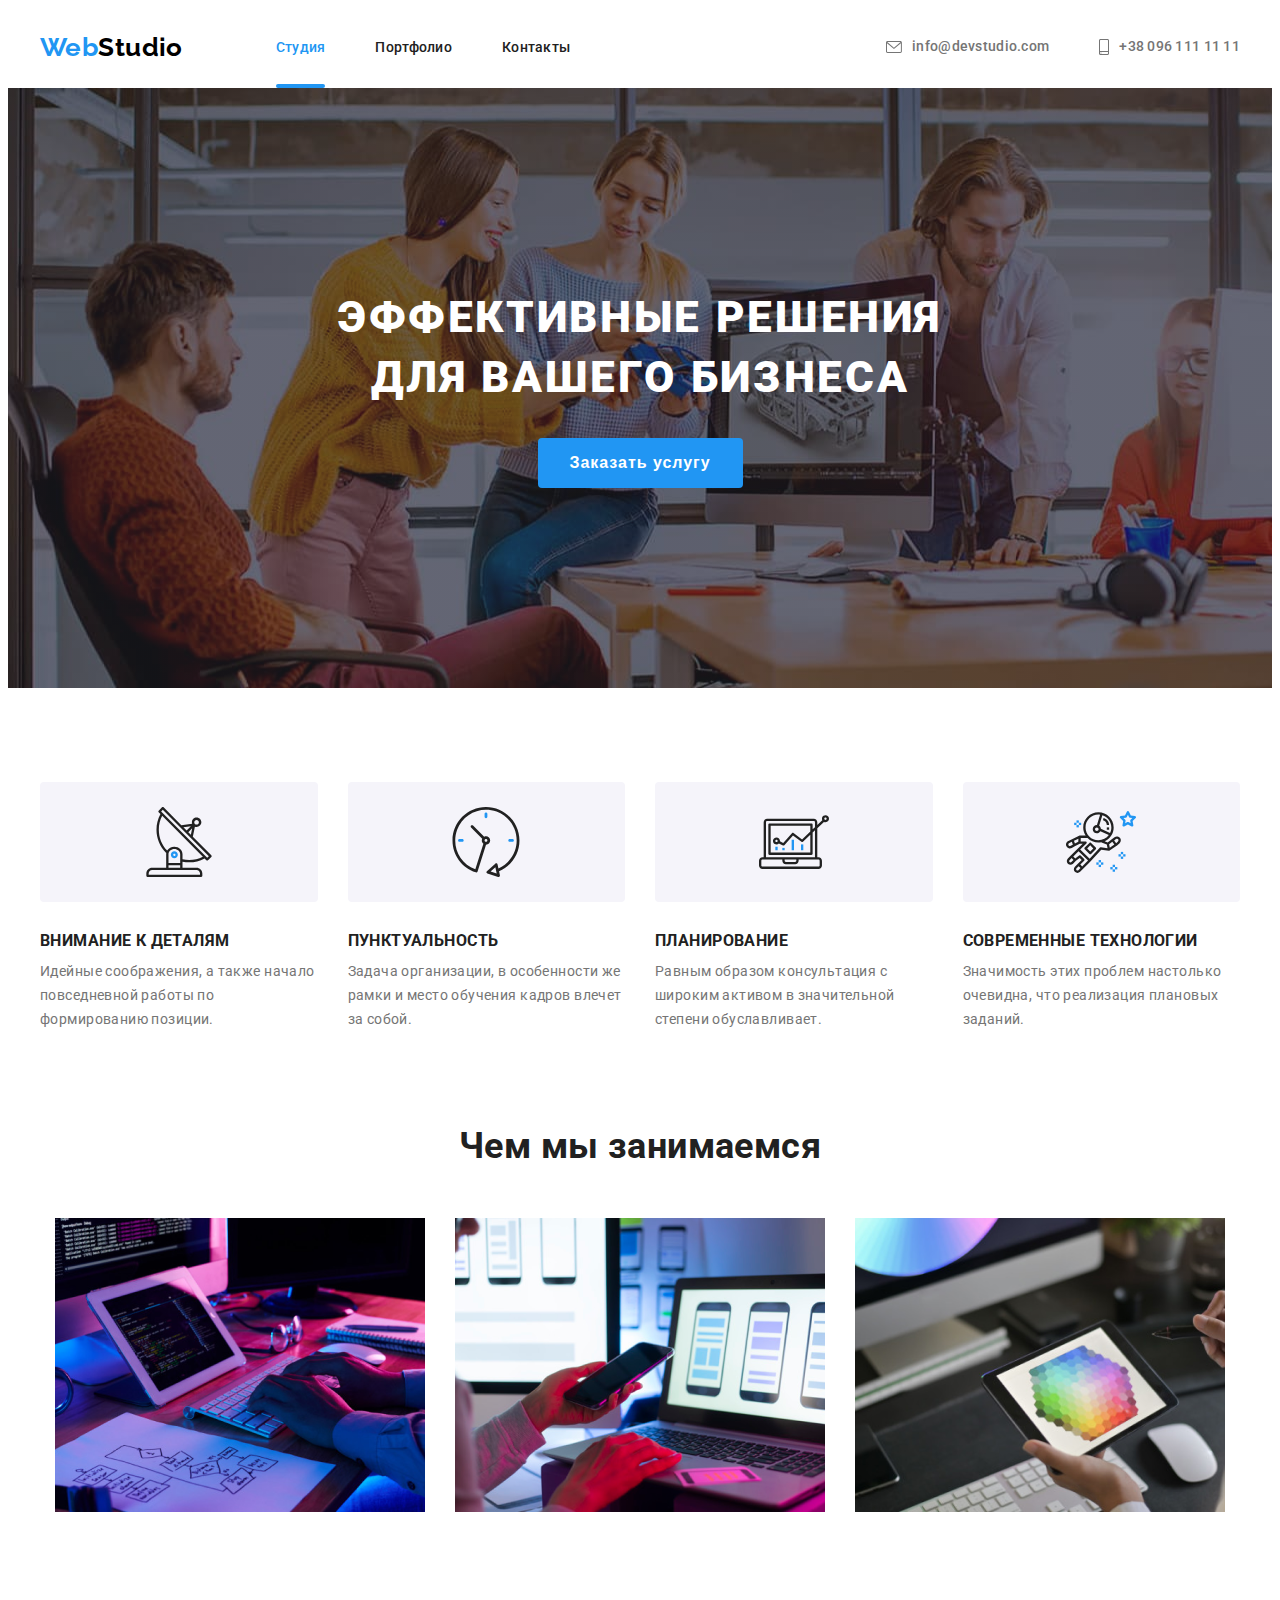
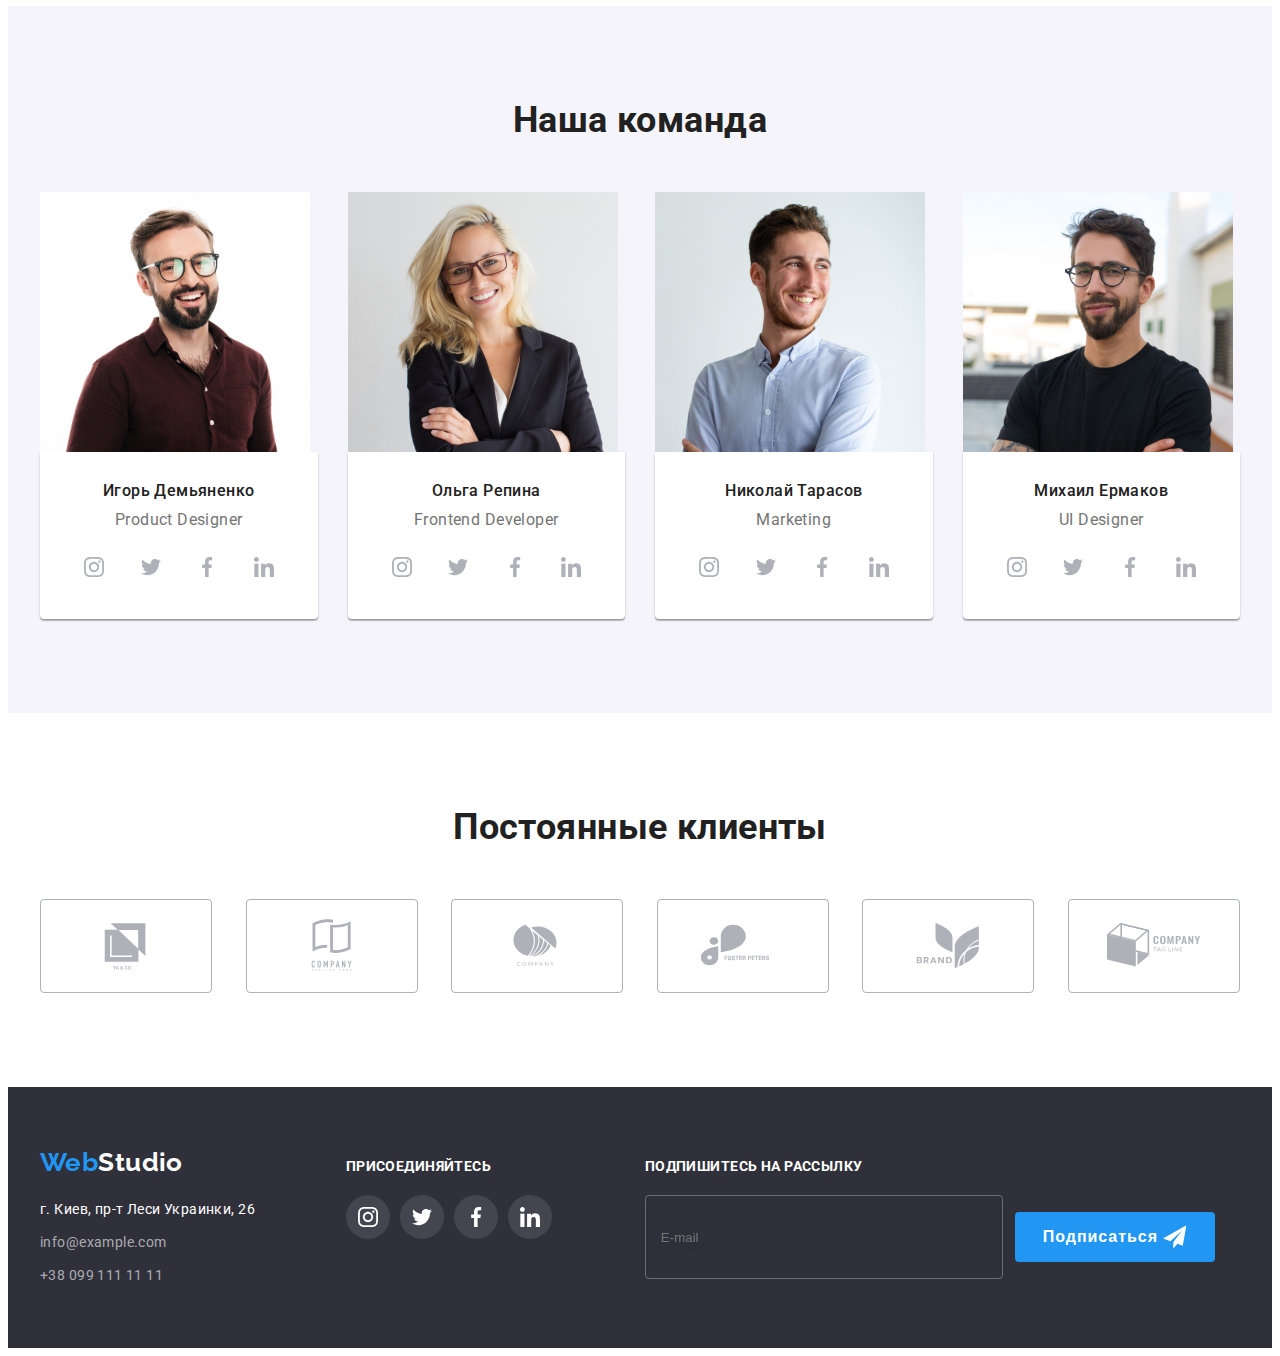
<file: index.html>
<!DOCTYPE html>
<html lang="ru">
  <head>
    <meta charset="UTF-8" />
    <meta http-equiv="X-UA-Compatible" content="IE=edge" />
    <meta name="viewport" content="width=device-width, initial-scale=1.0" />
    <title>WebStudio</title>
    <link
      rel="stylesheet"
      href="https://cdnjs.cloudflare.com/ajax/libs/modern-normalize/1.0.0/modern-normalize.min.css"
      integrity="sha512-ISS7cAi1PEhQ8jnbJpJZMd29NlhNj4AWYyLOSp2CE/CsHxTCu+r+t0D2yoJudVrd0/8fTVPUVDzY5Tvli75u/g=="
      crossorigin="anonymous"
      referrerpolicy="no-referrer"
    />
    <link rel="preconnect" href="https://fonts.googleapis.com" />
    <link rel="preconnect" href="https://fonts.gstatic.com" crossorigin />
    <link
      href="https://fonts.googleapis.com/css2?family=Raleway:wght@700&family=Roboto:wght@400;500;700;900&display=swap"
      rel="stylesheet"
    />
    <link rel="stylesheet" href="./css/main.min.css" />
  </head>

  <body>
    <!-- header -->
    <header class="header">
      <div class="container">
        <nav class="nav">
          <a class="link logo" href="" lang="en"
            >Web<span class="logo--light-theme">Studio</span></a
          >
          <ul class="list menu">
            <li class="menu__item">
              <a class="link menu__link active" href="./index.html">Студия</a>
            </li>
            <li class="menu__item">
              <a class="link menu__link" href="./portfolio.html">Портфолио</a>
            </li>
            <li class="menu__item">
              <a class="link menu__link" href="">Контакты</a>
            </li>
          </ul>
        </nav>
        <ul class="list contact-list">
          <li class="contact-list__item">
            <a class="link contact-list__link" href="mailto:info@devstudio.com">
              <svg class="contact-list__icon" width="16px" height="12px">
                <use href="./images/sprait/symbol-defs.svg#icon-envelope"></use>
              </svg>
              info@devstudio.com</a
            >
          </li>
          <li class="contact-list__item">
            <a class="link contact-list__tel-link" href="tel:+380961111111">
              <svg class="contact-list__link-icon" width="10px" height="16px">
                <use
                  href="./images/sprait/symbol-defs.svg#icon-smartphone"
                ></use>
              </svg>
              +38 096 111 11 11
            </a>
          </li>
        </ul>
      </div>
    </header>
    <!-- main -->
    <main>
      <!-- hero -->
      <section class="hero">
        <div class="container">
          <h1 class="hero__title">Эффективные решения для вашего бизнеса</h1>
          <button type="button" class="button button__hero" data-modal-open>
            Заказать услугу
          </button>
        </div>
      </section>
      <!-- advantages -->
      <section class="advantages">
        <div class="container">
          <h2 class="visually-hidden">Наши преимущества</h2>
          <ul class="list advantages__list">
            <li class="advantages__item">
              <div class="advantages__container">
                <svg class="advantages__icon" width="70px" height="70px">
                  <use
                    href="./images/sprait/symbol-defs.svg#icon-antenna"
                  ></use>
                </svg>
              </div>
              <h3 class="advantages__title">Внимание к деталям</h3>
              <p class="advantages__text">
                Идейные соображения, а также начало повседневной работы по
                формированию позиции.
              </p>
            </li>
            <li class="advantages__item">
              <div class="advantages__container">
                <svg class="advantages-icon" width="70px" height="70px">
                  <use href="./images/sprait/symbol-defs.svg#icon-clock"></use>
                </svg>
              </div>
              <h3 class="advantages__title">Пунктуальность</h3>
              <p class="advantages__text">
                Задача организации, в особенности же рамки и место обучения
                кадров влечет за собой.
              </p>
            </li>
            <li class="advantages__item">
              <div class="advantages__container">
                <svg class="advantages-icon" width="70px" height="70px">
                  <use
                    href="./images/sprait/symbol-defs.svg#icon-diagram"
                  ></use>
                </svg>
              </div>
              <h3 class="advantages__title">Планирование</h3>
              <p class="advantages__text">
                Равным образом консультация с широким активом в значительной
                степени обуславливает.
              </p>
            </li>
            <li class="advantages__item">
              <div class="advantages__container">
                <svg class="advantages-icon" width="70px" height="70px">
                  <use
                    href="./images/sprait/symbol-defs.svg#icon-astronaut"
                  ></use>
                </svg>
              </div>
              <h3 class="advantages__title">Современные технологии</h3>
              <p class="advantages__text">
                Значимость этих проблем настолько очевидна, что реализация
                плановых заданий.
              </p>
            </li>
          </ul>
        </div>
      </section>
      <!-- our work -->
      <section class="our-work">
        <div class="container">
          <h2 class="title">Чем мы занимаемся</h2>
          <div class="our-work__list">
            <img
              class="our-work__img"
              src="./images/work/work1.png"
              alt="Создаем сайты"
              width="370"
              height="294"
            />
            <img
              class="our-work__img"
              src="./images/work/work2.png"
              alt="Создаем мобильные приложения"
              width="370"
              height="294"
            />
            <img
              class="our-work__img"
              src="./images/work/work3.png"
              alt="Создаем веб приложения"
              width="370"
              height="294"
            />
          </div>
        </div>
      </section>
      <!-- team -->
      <section class="team">
        <div class="container">
          <h2 class="title">Наша команда</h2>
          <ul class="list team-list">
            <li class="team-list__item">
              <img
                src="./images/team/team-1.jpg"
                alt="Фото продукт дизайнера"
                width="270"
                height="260"
              />
              <div class="team-list__container">
                <h3 class="team-list__name">Игорь Демьяненко</h3>
                <p lang="en" class="team-list__position">Product Designer</p>
                <ul class="list social-list">
                  <li>
                    <a href="" class="social-list__link">
                      <svg class="social-list__icon" width="20px" height="20px">
                        <use
                          href="./images/sprait/symbol-defs.svg#icon-instagram"
                        ></use>
                      </svg>
                    </a>
                  </li>
                  <li>
                    <a href="" class="social-list__link">
                      <svg class="social-list__icon" width="20px" height="20px">
                        <use
                          href="./images/sprait/symbol-defs.svg#icon-twitter"
                        ></use>
                      </svg>
                    </a>
                  </li>
                  <li>
                    <a href="" class="social-list__link">
                      <svg class="social-list__icon" width="20px" height="20px">
                        <use
                          href="./images/sprait/symbol-defs.svg#icon-facebook"
                        ></use>
                      </svg>
                    </a>
                  </li>
                  <li>
                    <a href="" class="social-list__link">
                      <svg class="social-list__icon" width="20px" height="20px">
                        <use
                          href="./images/sprait/symbol-defs.svg#icon-linkedin"
                        ></use>
                      </svg>
                    </a>
                  </li>
                </ul>
              </div>
            </li>
            <li class="team-list__item">
              <img
                src="./images/team/team-2.jpg"
                alt="Фото разработчика"
                width="270"
                height="260"
              />
              <div class="team-list__container">
                <h3 class="team-list__name">Ольга Репина</h3>
                <p lang="en" class="team-list__position">Frontend Developer</p>
                <ul class="list social-list">
                  <li>
                    <a href="" class="social-list__link">
                      <svg class="social-list__icon" width="20px" height="20px">
                        <use
                          href="./images/sprait/symbol-defs.svg#icon-instagram"
                        ></use>
                      </svg>
                    </a>
                  </li>
                  <li>
                    <a href="" class="social-list__link">
                      <svg class="social-list__icon" width="20px" height="20px">
                        <use
                          href="./images/sprait/symbol-defs.svg#icon-twitter"
                        ></use>
                      </svg>
                    </a>
                  </li>
                  <li>
                    <a href="" class="social-list__link">
                      <svg class="social-list__icon" width="20px" height="20px">
                        <use
                          href="./images/sprait/symbol-defs.svg#icon-facebook"
                        ></use>
                      </svg>
                    </a>
                  </li>
                  <li>
                    <a href="" class="social-list__link">
                      <svg class="social-list__icon" width="20px" height="20px">
                        <use
                          href="./images/sprait/symbol-defs.svg#icon-linkedin"
                        ></use>
                      </svg>
                    </a>
                  </li>
                </ul>
              </div>
            </li>
            <li class="team-list__item">
              <img
                src="./images/team/team-3.jpg"
                alt="Фото маркетолога"
                width="270"
                height="260"
              />
              <div class="team-list__container">
                <h3 class="team-list__name">Николай Тарасов</h3>
                <p lang="en" class="team-list__position">Marketing</p>
                <ul class="list social-list">
                  <li>
                    <a href="" class="social-list__link">
                      <svg class="social-list__icon" width="20px" height="20px">
                        <use
                          href="./images/sprait/symbol-defs.svg#icon-instagram"
                        ></use>
                      </svg>
                    </a>
                  </li>
                  <li>
                    <a href="" class="social-list__link">
                      <svg class="social-list__icon" width="20px" height="20px">
                        <use
                          href="./images/sprait/symbol-defs.svg#icon-twitter"
                        ></use>
                      </svg>
                    </a>
                  </li>
                  <li>
                    <a href="" class="social-list__link">
                      <svg class="social-list__icon" width="20px" height="20px">
                        <use
                          href="./images/sprait/symbol-defs.svg#icon-facebook"
                        ></use>
                      </svg>
                    </a>
                  </li>
                  <li>
                    <a href="" class="social-list__link">
                      <svg class="social-list__icon" width="20px" height="20px">
                        <use
                          href="./images/sprait/symbol-defs.svg#icon-linkedin"
                        ></use>
                      </svg>
                    </a>
                  </li>
                </ul>
              </div>
            </li>
            <li class="team-list__item">
              <img
                src="./images/team/team-4.jpg"
                alt="Фото дизайнера"
                width="270"
                height="260"
              />
              <div class="team-list__container">
                <h3 class="team-list__name">Михаил Ермаков</h3>
                <p lang="en" class="team-list__position">UI Designer</p>
                <ul class="list social-list">
                  <li>
                    <a href="" class="social-list__link">
                      <svg class="social-list__icon" width="20px" height="20px">
                        <use
                          href="./images/sprait/symbol-defs.svg#icon-instagram"
                        ></use>
                      </svg>
                    </a>
                  </li>
                  <li>
                    <a href="" class="social-list__link">
                      <svg class="social-list__icon" width="20px" height="20px">
                        <use
                          href="./images/sprait/symbol-defs.svg#icon-twitter"
                        ></use>
                      </svg>
                    </a>
                  </li>
                  <li>
                    <a href="" class="social-list__link">
                      <svg class="social-list__icon" width="20px" height="20px">
                        <use
                          href="./images/sprait/symbol-defs.svg#icon-facebook"
                        ></use>
                      </svg>
                    </a>
                  </li>
                  <li>
                    <a href="" class="social-list__link">
                      <svg class="social-list__icon" width="20px" height="20px">
                        <use
                          href="./images/sprait/symbol-defs.svg#icon-linkedin"
                        ></use>
                      </svg>
                    </a>
                  </li>
                </ul>
              </div>
            </li>
          </ul>
        </div>
      </section>
      <!-- clients -->
      <section class="clients">
        <div class="container">
          <h2 class="clients__title">Постоянные клиенты</h2>
          <ul class="list clients__list">
            <li class="clients__item">
              <a href="" class="link clients__link">
                <svg class="clients__icon" width="106px" height="60px">
                  <use href="./images/sprait/symbol-defs.svg#icon-Logo-1"></use>
                </svg>
              </a>
            </li>
            <li class="clients__item">
              <a href="" class="link clients__link">
                <svg class="clients__icon" width="106px" height="60px">
                  <use href="./images/sprait/symbol-defs.svg#icon-Logo-2"></use>
                </svg>
              </a>
            </li>
            <li class="clients__item">
              <a href="" class="link clients__link">
                <svg class="clients__icon" width="106px" height="60px">
                  <use href="./images/sprait/symbol-defs.svg#icon-Logo-3"></use>
                </svg>
              </a>
            </li>
            <li class="clients__item">
              <a href="" class="link clients__link">
                <svg class="clients__icon" width="106px" height="60px">
                  <use href="./images/sprait/symbol-defs.svg#icon-Logo-4"></use>
                </svg>
              </a>
            </li>
            <li class="clients__item">
              <a href="" class="link clients__link">
                <svg class="clients__icon" width="106px" height="60px">
                  <use href="./images/sprait/symbol-defs.svg#icon-Logo-5"></use>
                </svg>
              </a>
            </li>
            <li class="clients__item">
              <a href="" class="link clients__link">
                <svg class="clients__icon" width="106px" height="60px">
                  <use href="./images/sprait/symbol-defs.svg#icon-Logo-6"></use>
                </svg>
              </a>
            </li>
          </ul>
        </div>
      </section>
    </main>
    <!-- footer -->
    <footer class="footer">
      <div class="container">
        <div>
          <a class="link logo" href="" lang="en"
            >Web<span class="logo--dark-theme">Studio</span></a
          >
          <address class="address">
            <ul class="list">
              <li class="address__item">
                <a
                  class="link address__link"
                  href="https:https://goo.gl/maps/6C7Z414BkpyPZQMt8"
                  target="_blank"
                  rel="noopener noreferrer"
                >
                  г. Киев, пр-т Леси Украинки, 26
                </a>
              </li>
              <li class="address__item">
                <a
                  class="link address__contact-link"
                  href="mailto:info@example.com"
                  >info@example.com</a
                >
              </li>
              <li class="address__item">
                <a class="link address__contact-link" href="tel:+380991111111"
                  >+38 099 111 11 11</a
                >
              </li>
            </ul>
          </address>
        </div>
        <div class="footer-social">
          <p class="footer-social__text">присоединяйтесь</p>
          <ul class="list footer-social__list">
            <li class="footer-social__item">
              <a href="" class="footer-social__link">
                <svg class="footer-social__icon" width="20px" height="20px">
                  <use
                    href="./images/sprait/symbol-defs.svg#icon-instagram"
                  ></use>
                </svg>
              </a>
            </li>
            <li class="footer-social__item">
              <a href="" class="footer-social__link">
                <svg class="footer-social__icon" width="20px" height="20px">
                  <use
                    href="./images/sprait/symbol-defs.svg#icon-twitter"
                  ></use>
                </svg>
              </a>
            </li>
            <li class="footer-social__item">
              <a href="" class="footer-social__link">
                <svg class="footer-social__icon" width="20px" height="20px">
                  <use
                    href="./images/sprait/symbol-defs.svg#icon-facebook"
                  ></use>
                </svg>
              </a>
            </li>
            <li class="footer-social__item">
              <a href="" class="footer-social__link">
                <svg class="footer-social__icon" width="20px" height="20px">
                  <use
                    href="./images/sprait/symbol-defs.svg#icon-linkedin"
                  ></use>
                </svg>
              </a>
            </li>
          </ul>
        </div>
        <form action="" class="subscription">
          <p class="subscription__text">Подпишитесь на рассылку</p>
          <div class="subscription__container">
            <input
              type="email"
              class="subscription__input"
              placeholder="E-mail"
            />
            <button class="button subscription__button">
              Подписаться&nbsp;
              <svg class="footer-social-list__icon" width="24px" height="24px">
                <use
                  href="./images/sprait/symbol-defs.svg#icon-icon-send"
                ></use>
              </svg>
            </button>
          </div>
        </form>
      </div>
    </footer>

    <div class="backdrop is-hidden" data-modal>
      <div class="modal">
        <button type="button" class="modal__close-button" data-modal-close>
          <svg>
            <use href="./images/sprait/symbol-defs.svg#icon-close"></use>
          </svg>
        </button>
        <form action="#" class="modal-form">
          <p class="modal-form__text">
            Оставьте свои данные, мы вам перезвоним
          </p>
          <label for="user-name" class="modal-form__field"
            >Имя
            <span class="modal-form__input-wrapper">
              <input
                type="text"
                id="user-name"
                name="user-name"
                class="modal-form__input"
                required
                minlength="2"
              />
              <svg class="modal-form__icon">
                <use
                  href="./images/sprait/symbol-defs.svg#icon-person-black"
                ></use>
              </svg>
            </span>
          </label>
          <label for="user-phone" class="modal-form__field"
            >Телефон
            <span class="modal-form__input-wrapper">
              <input
                type="tel"
                id="user-phone"
                name="user-phone"
                class="modal-form__input"
                required
                pattern="[0-9]{3}-[0-9]{3}-[0-9]{2}-[0-9]{2}"
                title="099-111-11-11"
              />
              <svg class="modal-form__icon">
                <use
                  href="./images/sprait/symbol-defs.svg#icon-phone-black"
                ></use>
              </svg>
            </span>
          </label>
          <label for="user-email" class="modal-form__field"
            >Почта
            <span class="modal-form__input-wrapper">
              <input
                type="email"
                id="user-email"
                name="user-email"
                class="modal-form__input"
                required
              />
              <svg class="modal-form__icon">
                <use
                  href="./images/sprait/symbol-defs.svg#icon-email-black"
                ></use>
              </svg>
            </span>
          </label>
          <label for="user-message" class="modal-form__field"
            >Комментарий
            <textarea
              name="user-message"
              id="user-message"
              placeholder="Введите текст"
              class="modal-form__message"
            ></textarea>
          </label>
          <input
            type="checkbox"
            id="user-term"
            name="user-term"
            class="modal-form__term visually-hidden"
          />
          <label for="user-term" class="modal-form__check-desc"
            >Соглашаюсь с рассылкой и принимаю&nbsp;<a href=""
              >Условия договора</a
            >
          </label>
          <button type="submit" class="button modal-form__button">
            Отправить
          </button>
        </form>
      </div>
    </div>

    <script src="./js/modal.js"></script>
  </body>
</html>
</file>
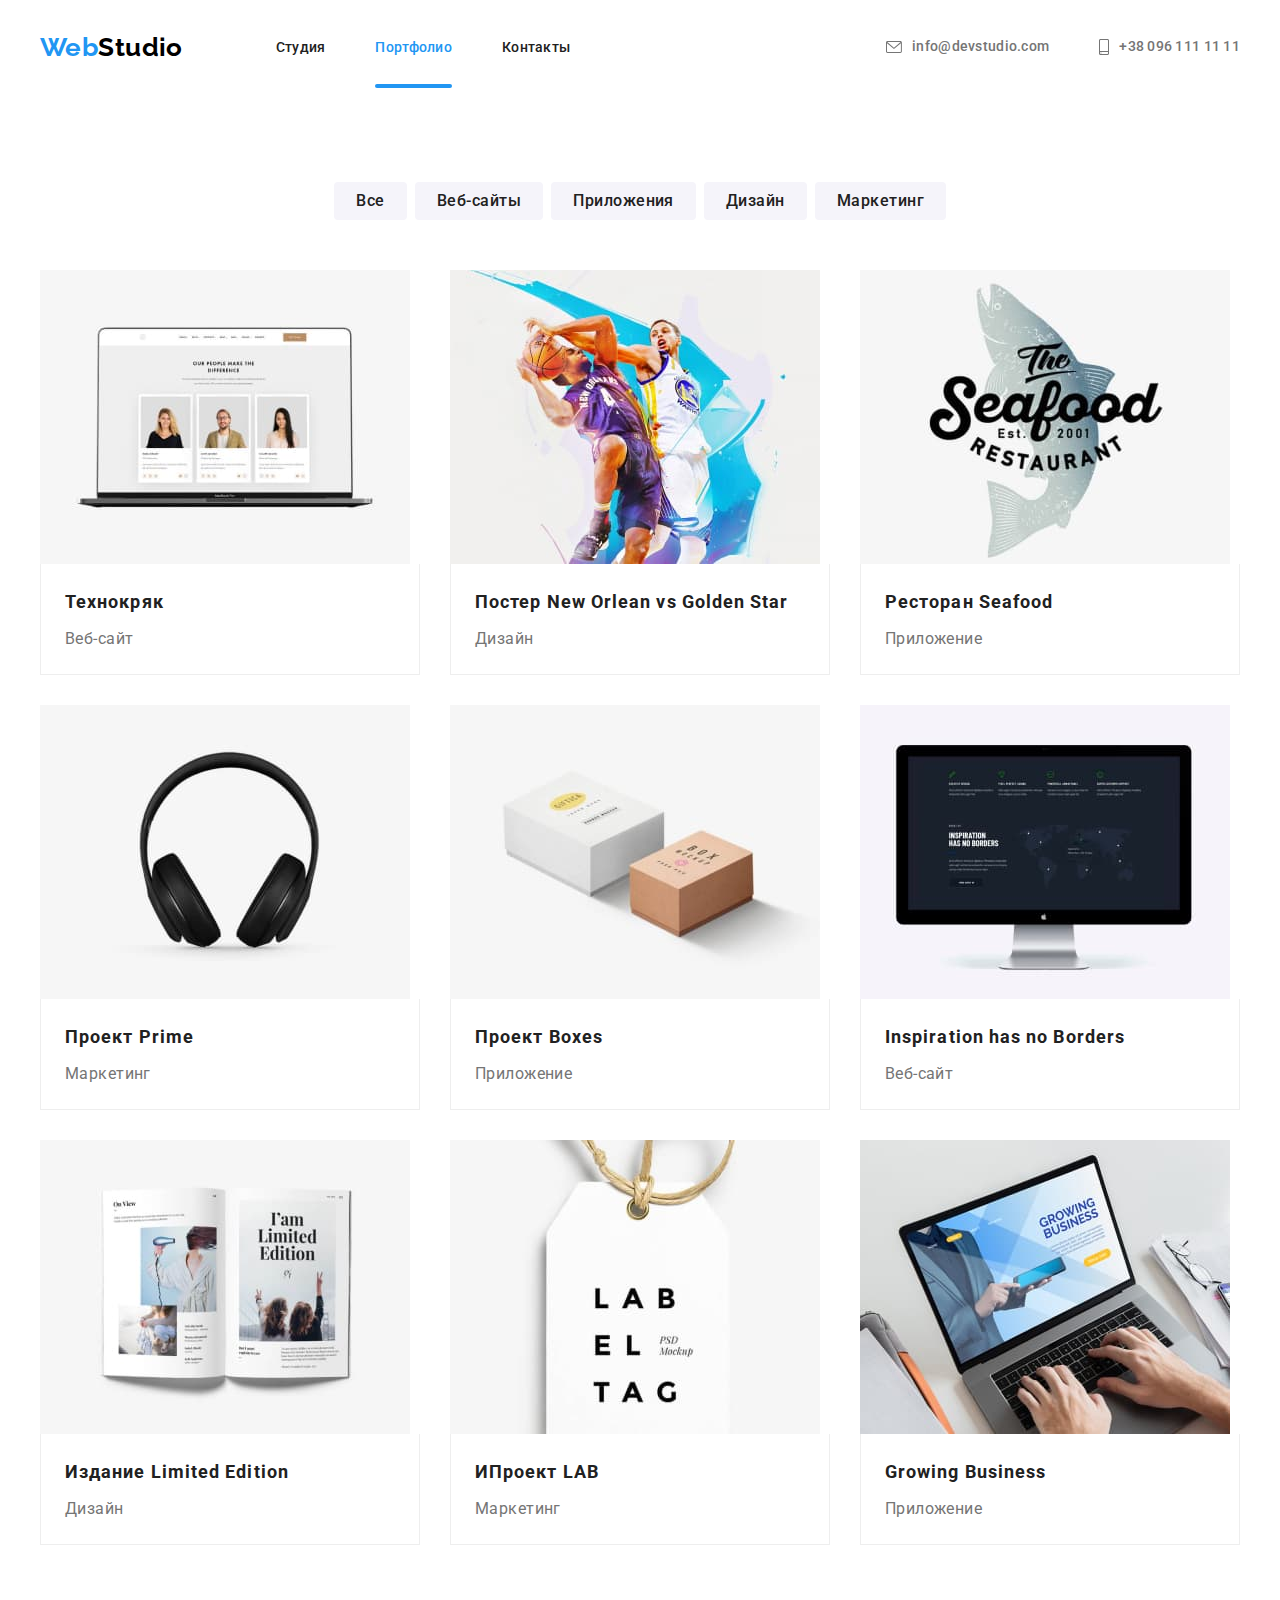
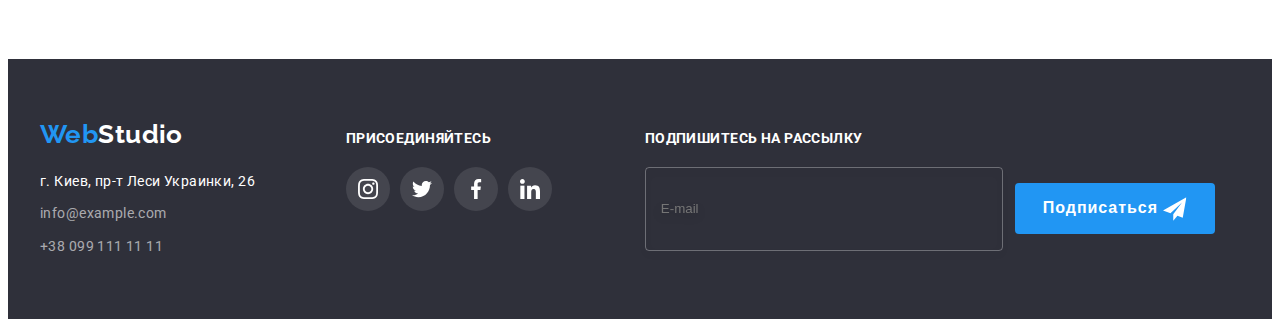
<file: portfolio.html>
<!DOCTYPE html>
<html lang="ru">
  <head>
    <meta charset="UTF-8" />
    <meta http-equiv="X-UA-Compatible" content="IE=edge" />
    <meta name="viewport" content="width=device-width, initial-scale=1.0" />
    <title>Portfolio</title>
    <link
      rel="stylesheet"
      href="https://cdnjs.cloudflare.com/ajax/libs/modern-normalize/1.0.0/modern-normalize.min.css"
      integrity="sha512-ISS7cAi1PEhQ8jnbJpJZMd29NlhNj4AWYyLOSp2CE/CsHxTCu+r+t0D2yoJudVrd0/8fTVPUVDzY5Tvli75u/g=="
      crossorigin="anonymous"
      referrerpolicy="no-referrer"
    />
    <link rel="preconnect" href="https://fonts.googleapis.com" />
    <link rel="preconnect" href="https://fonts.gstatic.com" crossorigin />
    <link
      href="https://fonts.googleapis.com/css2?family=Raleway:wght@700&family=Roboto:wght@400;500;700&display=swap"
      rel="stylesheet"
    />
    <link rel="stylesheet" href="./css/main.min.css" />
  </head>

  <body>
    <!-- header -->
    <header class="header">
      <div class="container">
        <nav class="nav">
          <a class="link logo" href="" lang="en"
            >Web<span class="logo--light-theme">Studio</span></a
          >
          <ul class="list menu">
            <li class="menu__item">
              <a class="link menu__link" href="./index.html">Студия</a>
            </li>
            <li class="menu__item">
              <a class="link menu__link active" href="./portfolio.html"
                >Портфолио</a
              >
            </li>
            <li class="menu__item">
              <a class="link menu__link" href="">Контакты</a>
            </li>
          </ul>
        </nav>
        <ul class="list contact-list">
          <li class="contact-list__item">
            <a class="link contact-list__link" href="mailto:info@devstudio.com">
              <svg class="contact-list__icon" width="16px" height="12px">
                <use href="./images/sprait/symbol-defs.svg#icon-envelope"></use>
              </svg>
              info@devstudio.com</a
            >
          </li>
          <li class="contact-list__item">
            <a class="link contact-list__tel-link" href="tel:+380961111111">
              <svg class="contact-list__link-icon" width="10px" height="16px">
                <use
                  href="./images/sprait/symbol-defs.svg#icon-smartphone"
                ></use></svg
              >+38 096 111 11 11
            </a>
          </li>
        </ul>
      </div>
    </header>
    <!-- main -->
    <main>
      <section class="portfolio">
        <h1 class="visually-hidden">Portfolio</h1>
        <div class="container">
          <ul class="list filter">
            <li class="filter__item">
              <button class="filter__button">Все</button>
            </li>
            <li class="filter__item">
              <button class="filter__button">Веб-сайты</button>
            </li>
            <li class="filter__item">
              <button class="filter__button">Приложения</button>
            </li>
            <li class="filter__item">
              <button class="filter__button">Дизайн</button>
            </li>
            <li class="filter__item">
              <button class="filter__button">Маркетинг</button>
            </li>
          </ul>
          <ul class="list portfolio-cards">
            <li class="portfolio-cards__item">
              <a href="" class="link portfolio-cards__link">
                <div class="portfolio-cards__content">
                  <img
                    src="./images/portfolio/portfolio-1.jpg"
                    alt=""
                    width="370"
                    height="294"
                  />
                  <p class="overlay">
                    Ресурс предлагает комплексные предложения с разным уровнем
                    функционала и сервисов. Все это позволит посетителю получить
                    исчерпывающие сведения о компании или частном лице.
                  </p>
                </div>
                <div class="portfolio-cards__description">
                  <h2 class="portfolio-cards__title">Технокряк</h2>
                  <p class="portfolio-cards__text">Веб-сайт</p>
                </div>
              </a>
            </li>
            <li class="portfolio-cards__item">
              <a href="" class="link portfolio-cards__link">
                <div class="portfolio-cards__content">
                  <img
                    src="./images/portfolio/portfolio-2.jpg"
                    alt=""
                    width="370"
                    height="294"
                  />
                  <p class="overlay">
                    Ресурс предлагает комплексные предложения с разным уровнем
                    функционала и сервисов. Все это позволит посетителю получить
                    исчерпывающие сведения о компании или частном лице.
                  </p>
                </div>
                <div class="portfolio-cards__description">
                  <h2 class="portfolio-cards__title">
                    Постер New Orlean vs Golden Star
                  </h2>
                  <p class="portfolio-cards__text">Дизайн</p>
                </div>
              </a>
            </li>
            <li class="portfolio-cards__item">
              <a href="" class="link portfolio-cards__link">
                <div class="portfolio-cards__content">
                  <img
                    src="./images/portfolio/portfolio-3.jpg"
                    alt=""
                    width="370"
                    height="294"
                  />
                  <p class="overlay">
                    Ресурс предлагает комплексные предложения с разным уровнем
                    функционала и сервисов. Все это позволит посетителю получить
                    исчерпывающие сведения о компании или частном лице.
                  </p>
                </div>
                <div class="portfolio-cards__description">
                  <h2 class="portfolio-cards__title">Ресторан Seafood</h2>
                  <p class="portfolio-cards__text">Приложение</p>
                </div>
              </a>
            </li>
            <li class="portfolio-cards__item">
              <a href="" class="link portfolio-cards__link">
                <div class="portfolio-cards__content">
                  <img
                    src="./images/portfolio/portfolio-4.jpg"
                    alt=""
                    width="370"
                    height="294"
                  />
                  <p class="overlay">
                    Ресурс предлагает комплексные предложения с разным уровнем
                    функционала и сервисов. Все это позволит посетителю получить
                    исчерпывающие сведения о компании или частном лице.
                  </p>
                </div>
                <div class="portfolio-cards__description">
                  <h2 class="portfolio-cards__title">Проект Prime</h2>
                  <p class="portfolio-cards__text">Маркетинг</p>
                </div>
              </a>
            </li>
            <li class="portfolio-cards__item">
              <a href="" class="link portfolio-cards__link">
                <div class="portfolio-cards__content">
                  <img
                    src="./images/portfolio/portfolio-5.jpg"
                    alt=""
                    width="370"
                    height="294"
                  />
                  <p class="overlay">
                    Ресурс предлагает комплексные предложения с разным уровнем
                    функционала и сервисов. Все это позволит посетителю получить
                    исчерпывающие сведения о компании или частном лице.
                  </p>
                </div>
                <div class="portfolio-cards__description">
                  <h2 class="portfolio-cards__title">Проект Boxes</h2>
                  <p class="portfolio-cards__text">Приложение</p>
                </div>
              </a>
            </li>
            <li class="portfolio-cards__item">
              <a href="" class="link portfolio-cards__link">
                <div class="portfolio-cards__content">
                  <img
                    src="./images/portfolio/portfolio-6.jpg"
                    alt=""
                    width="370"
                    height="294"
                  />
                  <p class="overlay">
                    Ресурс предлагает комплексные предложения с разным уровнем
                    функционала и сервисов. Все это позволит посетителю получить
                    исчерпывающие сведения о компании или частном лице.
                  </p>
                </div>
                <div class="portfolio-cards__description">
                  <h2 class="portfolio-cards__title">
                    Inspiration has no Borders
                  </h2>
                  <p class="portfolio-cards__text">Веб-сайт</p>
                </div>
              </a>
            </li>
            <li class="portfolio-cards__item">
              <a href="" class="link portfolio-cards__link">
                <div class="portfolio-cards__content">
                  <img
                    src="./images/portfolio/portfolio-7.jpg"
                    alt=""
                    width="370"
                    height="294"
                  />
                  <p class="overlay">
                    Ресурс предлагает комплексные предложения с разным уровнем
                    функционала и сервисов. Все это позволит посетителю получить
                    исчерпывающие сведения о компании или частном лице.
                  </p>
                </div>
                <div class="portfolio-cards__description">
                  <h2 class="portfolio-cards__title">
                    Издание Limited Edition
                  </h2>
                  <p class="portfolio-cards__text">Дизайн</p>
                </div>
              </a>
            </li>
            <li class="portfolio-cards__item">
              <a href="" class="link portfolio-cards__link">
                <div class="portfolio-cards__content">
                  <img
                    src="./images/portfolio/portfolio-8.jpg"
                    alt=""
                    width="370"
                    height="294"
                  />
                  <p class="overlay">
                    Ресурс предлагает комплексные предложения с разным уровнем
                    функционала и сервисов. Все это позволит посетителю получить
                    исчерпывающие сведения о компании или частном лице.
                  </p>
                </div>
                <div class="portfolio-cards__description">
                  <h2 class="portfolio-cards__title">ИПроект LAB</h2>
                  <p class="portfolio-cards__text">Маркетинг</p>
                </div>
              </a>
            </li>
            <li class="portfolio-cards__item">
              <a href="" class="link portfolio-cards__link">
                <div class="portfolio-cards__content">
                  <img
                    src="./images/portfolio/portfolio-9.jpg"
                    alt=""
                    width="370"
                    height="294"
                  />
                  <p class="overlay">
                    Ресурс предлагает комплексные предложения с разным уровнем
                    функционала и сервисов. Все это позволит посетителю получить
                    исчерпывающие сведения о компании или частном лице.
                  </p>
                </div>
                <div class="portfolio-cards__description">
                  <h2 class="portfolio-cards__title">Growing Business</h2>
                  <p class="portfolio-cards__text">Приложение</p>
                </div>
              </a>
            </li>
          </ul>
        </div>
      </section>
    </main>
    <!-- footer -->
    <footer class="footer">
      <div class="container">
        <div>
          <a class="link logo" href="" lang="en"
            >Web<span class="logo--dark-theme">Studio</span></a
          >
          <address class="address">
            <ul class="list">
              <li class="address__item">
                <a
                  class="link address__link"
                  href="https:https://goo.gl/maps/6C7Z414BkpyPZQMt8"
                  target="_blank"
                  rel="noopener noreferrer"
                >
                  г. Киев, пр-т Леси Украинки, 26
                </a>
              </li>
              <li class="address__item">
                <a
                  class="link address__contact-link"
                  href="mailto:info@example.com"
                  >info@example.com</a
                >
              </li>
              <li class="address__item">
                <a class="link address__contact-link" href="tel:+380991111111"
                  >+38 099 111 11 11</a
                >
              </li>
            </ul>
          </address>
        </div>
        <div class="footer-social">
          <p class="footer-social__text">присоединяйтесь</p>
          <ul class="list footer-social__list">
            <li class="footer-social__item">
              <a href="" class="footer-social__link">
                <svg class="footer-social__icon" width="20px" height="20px">
                  <use
                    href="./images/sprait/symbol-defs.svg#icon-instagram"
                  ></use>
                </svg>
              </a>
            </li>
            <li class="footer-social__item">
              <a href="" class="footer-social__link">
                <svg class="footer-social__icon" width="20px" height="20px">
                  <use
                    href="./images/sprait/symbol-defs.svg#icon-twitter"
                  ></use>
                </svg>
              </a>
            </li>
            <li class="footer-social__item">
              <a href="" class="footer-social__link">
                <svg class="footer-social__icon" width="20px" height="20px">
                  <use
                    href="./images/sprait/symbol-defs.svg#icon-facebook"
                  ></use>
                </svg>
              </a>
            </li>
            <li class="footer-social__item">
              <a href="" class="footer-social__link">
                <svg class="footer-social__icon" width="20px" height="20px">
                  <use
                    href="./images/sprait/symbol-defs.svg#icon-linkedin"
                  ></use>
                </svg>
              </a>
            </li>
          </ul>
        </div>
        <form action="" class="subscription">
          <p class="subscription__text">Подпишитесь на рассылку</p>
          <div class="subscription__container">
            <input
              type="email"
              class="subscription__input"
              placeholder="E-mail"
            />
            <button class="button subscription__button">
              Подписаться&nbsp;
              <svg class="footer-social-list__icon" width="24px" height="24px">
                <use
                  href="./images/sprait/symbol-defs.svg#icon-icon-send"
                ></use>
              </svg>
            </button>
          </div>
        </form>
      </div>
    </footer>
  </body>
</html>
</file>
<file: css/main.min.css>
:root{--main-font: "Roboto", sans-serif;--accent-color: #2196f3;--primary-text-color: #757575;--secondary-text-color: #212121;--white-color: #ffffff;--section-pt: 94px;--section-pb: 94px}.visually-hidden{position:absolute !important;clip:rect(1px 1px 1px 1px);clip:rect(1px, 1px, 1px, 1px);padding:0 !important;border:0 !important;height:1px !important;width:1px !important;overflow:hidden}body{color:var(--primary-text-color);font-size:14px;font-family:var(--main-font);letter-spacing:.03em}h1,h2,h3,h4,h5,h6,p{margin:0}ul,ol{margin:0;padding:0}img{display:block}.link{text-decoration:none}.list{list-style:none}.address{font-style:normal}.container{width:1200px;margin:0 auto;padding-left:15px;padding-right:15px}.header .container{display:-webkit-box;display:-ms-flexbox;display:flex;-webkit-box-align:center;-ms-flex-align:center;align-items:center}.footer .container{display:-webkit-box;display:-ms-flexbox;display:flex}.button{min-width:200px;border:none;border-radius:4px;background-color:var(--accent-color);color:var(--white-color);font-size:16px;font-weight:700;line-height:1.88;letter-spacing:.06em;cursor:pointer;-webkit-transition:background-color 250ms cubic-bezier(0.4, 0, 0.2, 1);transition:background-color 250ms cubic-bezier(0.4, 0, 0.2, 1)}.button:focus,.button:hover{background-color:#188ce8}.subscription__button{display:-webkit-box;display:-ms-flexbox;display:flex;-webkit-box-align:center;-ms-flex-align:center;align-items:center;-webkit-box-pack:center;-ms-flex-pack:center;justify-content:center;padding:10px 28px}.modal-form__button{-ms-flex-item-align:center;align-self:center}.modal-form__button,.button__hero{padding:10px 32px;margin-top:30px}.backdrop{position:fixed;top:0;left:0;width:100vw;height:100vh;background-color:rgba(0,0,0,.2);-webkit-transition:opacity 250ms cubic-bezier(0.4, 0, 0.2, 1),visibility 250ms cubic-bezier(0.4, 0, 0.2, 1);transition:opacity 250ms cubic-bezier(0.4, 0, 0.2, 1),visibility 250ms cubic-bezier(0.4, 0, 0.2, 1)}.modal{position:absolute;top:50%;left:50%;width:528px;height:581px;-webkit-transform:translate(-50%, -50%);transform:translate(-50%, -50%);background-color:#fff;-webkit-box-shadow:0px 1px 3px rgba(0,0,0,.12),0px 1px 1px rgba(0,0,0,.14),0px 2px 1px rgba(0,0,0,.2);box-shadow:0px 1px 3px rgba(0,0,0,.12),0px 1px 1px rgba(0,0,0,.14),0px 2px 1px rgba(0,0,0,.2);border-radius:4px;padding:40px}.modal__close-button{position:absolute;top:8px;right:8px;display:block;display:-webkit-box;display:-ms-flexbox;display:flex;-webkit-box-align:center;-ms-flex-align:center;align-items:center;-webkit-box-pack:center;-ms-flex-pack:center;justify-content:center;width:30px;height:30px;background-color:#fff;border:1px solid rgba(0,0,0,.1);border-radius:50%;cursor:pointer}.is-hidden{opacity:0;visibility:hidden;pointer-events:none}.modal-form{display:-webkit-box;display:-ms-flexbox;display:flex;-webkit-box-orient:vertical;-webkit-box-direction:normal;-ms-flex-direction:column;flex-direction:column}.modal-form__text{font-weight:700;font-size:20px;line-height:1.15;color:var(--secondary-text-color);margin-bottom:12px}.modal-form__field{font-weight:400;font-size:12px;line-height:1.16;letter-spacing:.01em;color:var(--primary-text-color)}.modal-form__input-wrapper{position:relative;display:block;margin-top:4px;margin-bottom:10px}.modal-form__input{height:40px;width:100%;border:1px solid rgba(33,33,33,.2);border-radius:4px;padding-left:42px;-webkit-transition:250ms border-color cubic-bezier(0.4, 0, 0.2, 1);transition:250ms border-color cubic-bezier(0.4, 0, 0.2, 1)}.modal-form__icon{position:absolute;top:50%;left:0px;margin-left:12px;-webkit-transform:translateY(-50%);transform:translateY(-50%);display:block;width:18px;height:18px;-webkit-transition:250ms fill cubic-bezier(0.4, 0, 0.2, 1);transition:250ms fill cubic-bezier(0.4, 0, 0.2, 1)}.modal-form__input:focus,.modal-form__message:focus{outline:none;border-color:var(--accent-color);cursor:pointer}.modal-form__input:focus+.modal-form__icon{fill:var(--accent-color)}.modal-form__message{width:100%;height:120px;margin-bottom:20px;margin-top:4px;padding:12px 16px;resize:none;-webkit-transition:250ms border-color cubic-bezier(0.4, 0, 0.2, 1);transition:250ms border-color cubic-bezier(0.4, 0, 0.2, 1)}.modal-form__message::-webkit-input-placeholder{font-size:14px;line-height:1.14;letter-spacing:.01em;color:rgba(117,117,117,.5)}.modal-form__message::-moz-placeholder{font-size:14px;line-height:1.14;letter-spacing:.01em;color:rgba(117,117,117,.5)}.modal-form__message:-ms-input-placeholder{font-size:14px;line-height:1.14;letter-spacing:.01em;color:rgba(117,117,117,.5)}.modal-form__message::-ms-input-placeholder{font-size:14px;line-height:1.14;letter-spacing:.01em;color:rgba(117,117,117,.5)}.modal-form__message::placeholder{font-size:14px;line-height:1.14;letter-spacing:.01em;color:rgba(117,117,117,.5)}.modal-form__check-desc{display:-webkit-box;display:-ms-flexbox;display:flex;-webkit-box-align:center;-ms-flex-align:center;align-items:center;font-weight:400;font-size:14px;line-height:1.71;color:#757575}.modal-form__check-desc::before{display:block;content:"";width:16px;height:15px;border:1px solid #212121;cursor:pointer;margin-right:8px;-webkit-transition:border-color 250ms cubic-bezier(0.4, 0, 0.2, 1),border-color 250ms cubic-bezier(0.4, 0, 0.2, 1);transition:border-color 250ms cubic-bezier(0.4, 0, 0.2, 1),border-color 250ms cubic-bezier(0.4, 0, 0.2, 1)}.modal-form__term:checked+.modal-form__check-desc::before{background-image:url("/images/icon/icon_check.svg");background-position:center}.modal-form__term:focus+.modal-form__check-desc::before{border-color:var(--accent-color)}.header{padding-top:24px;padding-bottom:25px}.logo{color:var(--accent-color);font-family:"Raleway",sans-serif;font-weight:700;font-size:26px;line-height:1.19;margin-right:93px}.logo--light-theme{color:#000}.nav{display:-webkit-box;display:-ms-flexbox;display:flex;-webkit-box-align:center;-ms-flex-align:center;align-items:center}.menu{display:-webkit-box;display:-ms-flexbox;display:flex;-webkit-box-align:center;-ms-flex-align:center;align-items:center;margin-left:auto}.contact-list{display:-webkit-box;display:-ms-flexbox;display:flex;-webkit-box-align:center;-ms-flex-align:center;align-items:center;margin-left:auto}.contact-list__icon,.contact-list__link-icon{margin-right:10px}.menu__item{position:relative}.menu__item:not(:last-child){margin-right:50px}.menu__link{color:var(--secondary-text-color);font-weight:500;line-height:1.14;letter-spacing:.02em;-webkit-transition:color 250ms cubic-bezier(0.4, 0, 0.2, 1);transition:color 250ms cubic-bezier(0.4, 0, 0.2, 1)}.menu__link:hover,.menu__link:focus{color:var(--accent-color)}.active{color:var(--accent-color)}.active::after{position:absolute;content:"";display:block;width:100%;bottom:-32.5px;height:4px;border-radius:2px;background-color:var(--accent-color)}.contact-list__link,.contact-list__tel-link{display:-webkit-box;display:-ms-flexbox;display:flex;-webkit-box-align:center;-ms-flex-align:center;align-items:center;font-weight:500;line-height:1.14;letter-spacing:.02em;color:var(--primary-text-color);-webkit-transition:color 250ms cubic-bezier(0.4, 0, 0.2, 1);transition:color 250ms cubic-bezier(0.4, 0, 0.2, 1)}.contact-list__link:hover,.contact-list__link:focus,.contact-list__tel-link:hover,.contact-list__tel-link:focus{color:var(--accent-color)}.contact-list__link{margin-right:50px}.hero{background-color:#2f303a;background-image:-webkit-gradient(linear, left top, left bottom, from(rgba(47, 48, 58, 0.4)), to(rgba(47, 48, 58, 0.4))),url("../images/hero/hero.jpg");background-image:linear-gradient(rgba(47, 48, 58, 0.4), rgba(47, 48, 58, 0.4)),url("../images/hero/hero.jpg");background-repeat:no-repeat;background-size:cover;padding-top:200px;padding-bottom:200px;text-align:center}.hero__title{font-weight:900;font-size:44px;line-height:1.36;letter-spacing:.06em;text-transform:uppercase;color:var(--white-color);max-width:696px;margin:0 auto}.advantages{padding-top:var(--section-pb);padding-bottom:47px}.advantages__list{display:-webkit-box;display:-ms-flexbox;display:flex;-webkit-box-align:center;-ms-flex-align:center;align-items:center;margin-left:-30px;margin-top:-30px}.advantages__item{-ms-flex-preferred-size:calc(33.3333333333% - 30px);flex-basis:calc(33.3333333333% - 30px);margin-left:30px;margin-top:30px}.advantages__container{display:-webkit-box;display:-ms-flexbox;display:flex;-webkit-box-align:center;-ms-flex-align:center;align-items:center;-webkit-box-pack:center;-ms-flex-pack:center;justify-content:center;height:120px;margin-bottom:30px;border-radius:4px;background-color:#f5f4fa}.advantages__title{margin-bottom:10px;color:var(--secondary-text-color);text-transform:uppercase;font-weight:700;line-height:1.14}.advantages__text{line-height:1.71;letter-spacing:.03em}.our-work{padding-top:47px;padding-bottom:var(--section-pb)}.our-work__list{display:-webkit-box;display:-ms-flexbox;display:flex;-webkit-box-align:center;-ms-flex-align:center;align-items:center;-webkit-box-pack:center;-ms-flex-pack:center;justify-content:center;margin-left:-30px;margin-top:-30px;-ms-flex-preferred-size:calc(33.3333333333% - 30px);flex-basis:calc(33.3333333333% - 30px)}.our-work__img{margin-left:30px;margin-top:30px}.title{margin-bottom:50px;font-size:36px;line-height:1.16;text-align:center;color:var(--secondary-text-color)}.team{padding-top:var(--section-pt);padding-bottom:var(--section-pb);background-color:#f5f4fa}.team .title{margin-bottom:50px}.team-list{display:-webkit-box;display:-ms-flexbox;display:flex;margin-left:-30px;margin-top:-30px}.team-list__name{margin-bottom:10px;text-align:center;font-weight:500;font-size:16px;line-height:1.18;color:var(--secondary-text-color)}.team-list__item{margin-left:30px;margin-top:30px;-ms-flex-preferred-size:calc(25% - 30px);flex-basis:calc(25% - 30px)}.team-list__container{padding-top:30px;background-color:var(--white-color);-webkit-box-shadow:0px 1px 3px rgba(0,0,0,.12),0px 1px 1px rgba(0,0,0,.14),0px 2px 1px rgba(0,0,0,.2);box-shadow:0px 1px 3px rgba(0,0,0,.12),0px 1px 1px rgba(0,0,0,.14),0px 2px 1px rgba(0,0,0,.2);border-radius:0px 0px 4px 4px}.team-list__position{margin-bottom:16px;text-align:center;font-size:16px;line-height:1.18}.social-list{display:-webkit-box;display:-ms-flexbox;display:flex;-webkit-box-align:center;-ms-flex-align:center;align-items:center;-webkit-box-pack:justify;-ms-flex-pack:justify;justify-content:space-between;padding-left:32px;padding-right:32px;padding-bottom:30px}.social-list__link{display:-webkit-box;display:-ms-flexbox;display:flex;-webkit-box-align:center;-ms-flex-align:center;align-items:center;-webkit-box-pack:center;-ms-flex-pack:center;justify-content:center;width:44px;height:44px;border-radius:50%;-webkit-transition:background-color 250ms cubic-bezier(0.4, 0, 0.2, 1);transition:background-color 250ms cubic-bezier(0.4, 0, 0.2, 1)}.social-list__link:hover,.social-list__link:focus{background-color:var(--accent-color)}.social-list__icon{fill:#afb1b8;-webkit-transition:fill 250ms cubic-bezier(0.4, 0, 0.2, 1);transition:fill 250ms cubic-bezier(0.4, 0, 0.2, 1)}.social-list__link:hover .social-list__icon,.social-list__link:focus .social-list__icon{fill:var(--white-color)}.clients{padding-top:var(--section-pt);padding-bottom:var(--section-pb)}.clients__title{margin-bottom:50px;color:var(--secondary-text-color);text-align:center;font-size:36px;line-height:1.16}.clients__list{display:-webkit-box;display:-ms-flexbox;display:flex;-webkit-box-pack:justify;-ms-flex-pack:justify;justify-content:space-between;-webkit-box-align:center;-ms-flex-align:center;align-items:center}.clients__link{display:-webkit-box;display:-ms-flexbox;display:flex;-webkit-box-align:center;-ms-flex-align:center;align-items:center;-webkit-box-pack:center;-ms-flex-pack:center;justify-content:center;padding:16px 32px;border:1px solid #afb1b8;border-radius:4px;-webkit-transition:border 250ms cubic-bezier(0.4, 0, 0.2, 1);transition:border 250ms cubic-bezier(0.4, 0, 0.2, 1)}.clients__link:hover,.clients__link:focus{border:1px solid var(--accent-color)}.clients__icon{fill:#afb1b8;-webkit-transition:fill 250ms cubic-bezier(0.4, 0, 0.2, 1);transition:fill 250ms cubic-bezier(0.4, 0, 0.2, 1)}.clients__link:hover .clients__icon,.clients__link:focus .clients__icon{fill:var(--accent-color)}.footer{padding-top:60px;padding-bottom:60px;background-color:#2f303a}.address{min-width:231px;margin-top:20px;line-height:1.71}.address__link{color:var(--white-color)}.address__contact-link{color:rgba(255,255,255,.6)}.address__item:not(:last-child){margin-bottom:9px}.address__item:not(:last-child){margin-bottom:9px}.logo--dark-theme{color:var(--white-color)}.footer-logo{margin-bottom:100px}.footer-social{margin-left:70px;margin-top:12px}.footer-social__text{margin-bottom:20px;color:var(--white-color);text-transform:uppercase;font-weight:700;line-height:1.14}.footer-social__list{display:-webkit-box;display:-ms-flexbox;display:flex;-webkit-box-align:center;-ms-flex-align:center;align-items:center}.footer-social__link{display:-webkit-box;display:-ms-flexbox;display:flex;-webkit-box-align:center;-ms-flex-align:center;align-items:center;-webkit-box-pack:center;-ms-flex-pack:center;justify-content:center;width:44px;height:44px;border-radius:50%;background:rgba(255,255,255,.1);fill:var(--white-color);-webkit-transition:background-color 250ms cubic-bezier(0.4, 0, 0.2, 1);transition:background-color 250ms cubic-bezier(0.4, 0, 0.2, 1)}.footer-social__link:hover,.footer-social__link:focus{background-color:var(--accent-color)}.footer-social__item:not(:last-child){margin-right:10px}.subscription{width:570px;height:86px;margin-left:93px;margin-top:12px}.subscription__container{display:-webkit-box;display:-ms-flexbox;display:flex;-webkit-box-pack:justify;-ms-flex-pack:justify;justify-content:space-between;-webkit-box-align:center;-ms-flex-align:center;align-items:center}.subscription__text{width:100%;margin-bottom:20px;color:var(--white-color);text-transform:uppercase;font-weight:700;line-height:1.14}.subscription__input{height:50px;width:358px;margin-right:12px;padding:16px 15px;border:1px solid rgba(255,255,255,.3);border-radius:4px;-webkit-filter:drop-shadow(0px 4px 4px rgba(0, 0, 0, 0.15));filter:drop-shadow(0px 4px 4px rgba(0, 0, 0, 0.15));background:none;color:var(--white-color)}.subscription::-webkit-input-placeholder{color:rgba(255,255,255,.6);font-size:16px;line-height:1.25}.subscription::-moz-placeholder{color:rgba(255,255,255,.6);font-size:16px;line-height:1.25}.subscription:-ms-input-placeholder{color:rgba(255,255,255,.6);font-size:16px;line-height:1.25}.subscription::-ms-input-placeholder{color:rgba(255,255,255,.6);font-size:16px;line-height:1.25}.subscription::placeholder{color:rgba(255,255,255,.6);font-size:16px;line-height:1.25}.portfolio{padding-top:94px;padding-bottom:114px}.filter{display:-webkit-box;display:-ms-flexbox;display:flex;margin-bottom:50px;-webkit-box-pack:center;-ms-flex-pack:center;justify-content:center}.filter__item:not(:first-child){margin-left:8px}.filter__button{font:var(--main-font);min-width:73px;text-align:center;padding:6px 22px;border-radius:4px;background:#f5f4fa;color:var(--secondary-text-color);font-weight:500;font-size:16px;line-height:1.62;letter-spacing:.03em;border:none;-webkit-transition:background-color 250ms cubic-bezier(0.4, 0, 0.2, 1),color 250ms cubic-bezier(0.4, 0, 0.2, 1);transition:background-color 250ms cubic-bezier(0.4, 0, 0.2, 1),color 250ms cubic-bezier(0.4, 0, 0.2, 1)}.filter__button:hover,.filter__button:focus{background-color:var(--accent-color);color:var(--white-color)}.portfolio-cards{display:-webkit-box;display:-ms-flexbox;display:flex;-ms-flex-wrap:wrap;flex-wrap:wrap;margin-left:-30px;margin-top:-30px}.portfolio-cards__item{margin-left:30px;margin-top:30px;-ms-flex-preferred-size:calc(33.3333333333% - 30px);flex-basis:calc(33.3333333333% - 30px)}.portfolio-cards__content{position:relative;overflow:hidden}.portfolio-cards__title{font:var(--main-font);font-weight:700;font-size:18px;line-height:2;letter-spacing:.06em;color:var(--secondary-text-color)}.portfolio-cards__text{margin-top:4px;color:var(--primary-text-color);font:var(--main-font);font-weight:400;font-size:16px;line-height:1.87}.overlay{position:absolute;top:0;left:0;height:100%;-webkit-transform:translateY(100%);transform:translateY(100%);padding:63px 24px;color:var(--white-color);background:rgba(33,150,243,.9);-webkit-transition:250ms -webkit-transform cubic-bezier(0.4, 0, 0.2, 1);transition:250ms -webkit-transform cubic-bezier(0.4, 0, 0.2, 1);transition:250ms transform cubic-bezier(0.4, 0, 0.2, 1);transition:250ms transform cubic-bezier(0.4, 0, 0.2, 1), 250ms -webkit-transform cubic-bezier(0.4, 0, 0.2, 1);font-weight:400;font-size:18px;line-height:1.56}.portfolio-cards__link:hover .overlay,.portfolio-cards__link:focus .overlay{-webkit-transform:translateY(0);transform:translateY(0)}.portfolio-cards__description{border:1px solid #eee;border-top:0px;padding:20px 24px}.portfolio-cards__link:hover .portfolio-cards__description,.portfolio-cards__link:focus .portfolio-cards__description{-webkit-box-shadow:0px 1px 1px rgba(0,0,0,.12),0px 4px 4px rgba(0,0,0,.06),1px 4px 6px rgba(0,0,0,.16);box-shadow:0px 1px 1px rgba(0,0,0,.12),0px 4px 4px rgba(0,0,0,.06),1px 4px 6px rgba(0,0,0,.16)}/*# sourceMappingURL=main.min.css.map */
</file>
